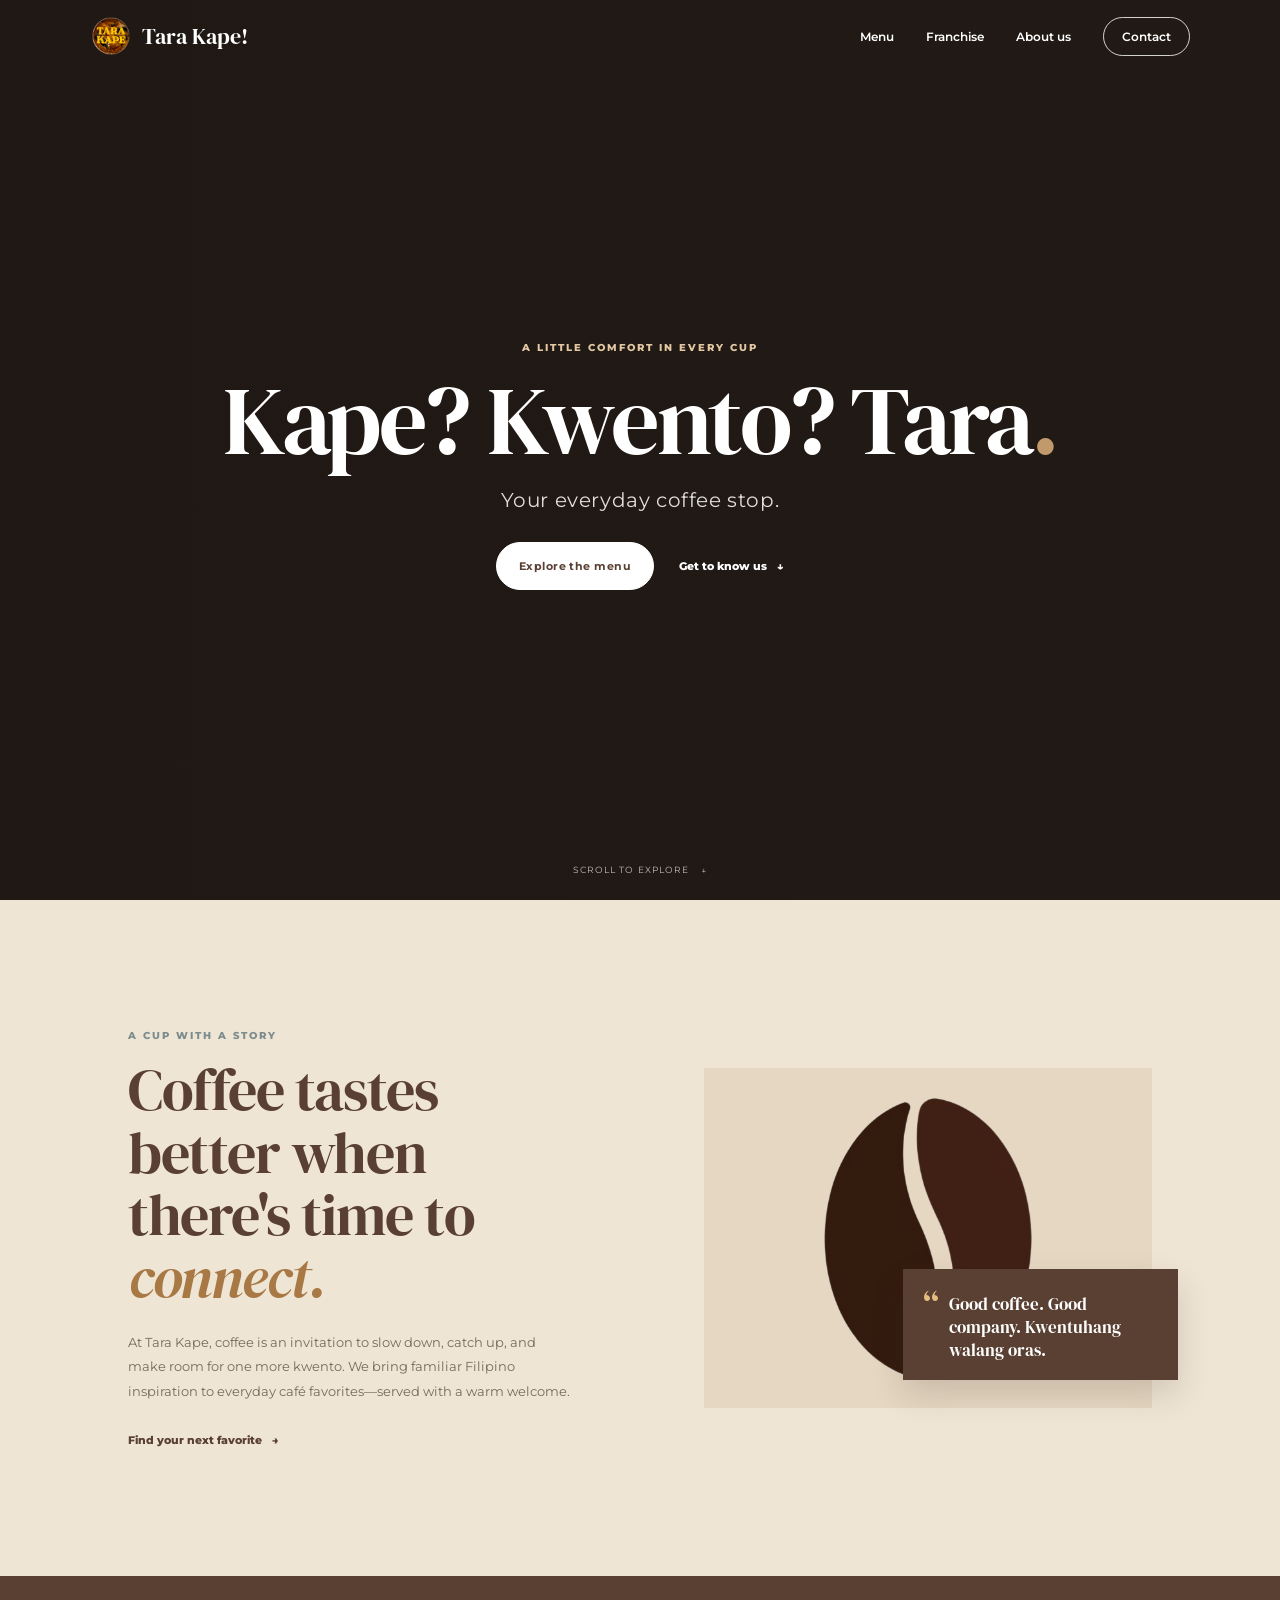
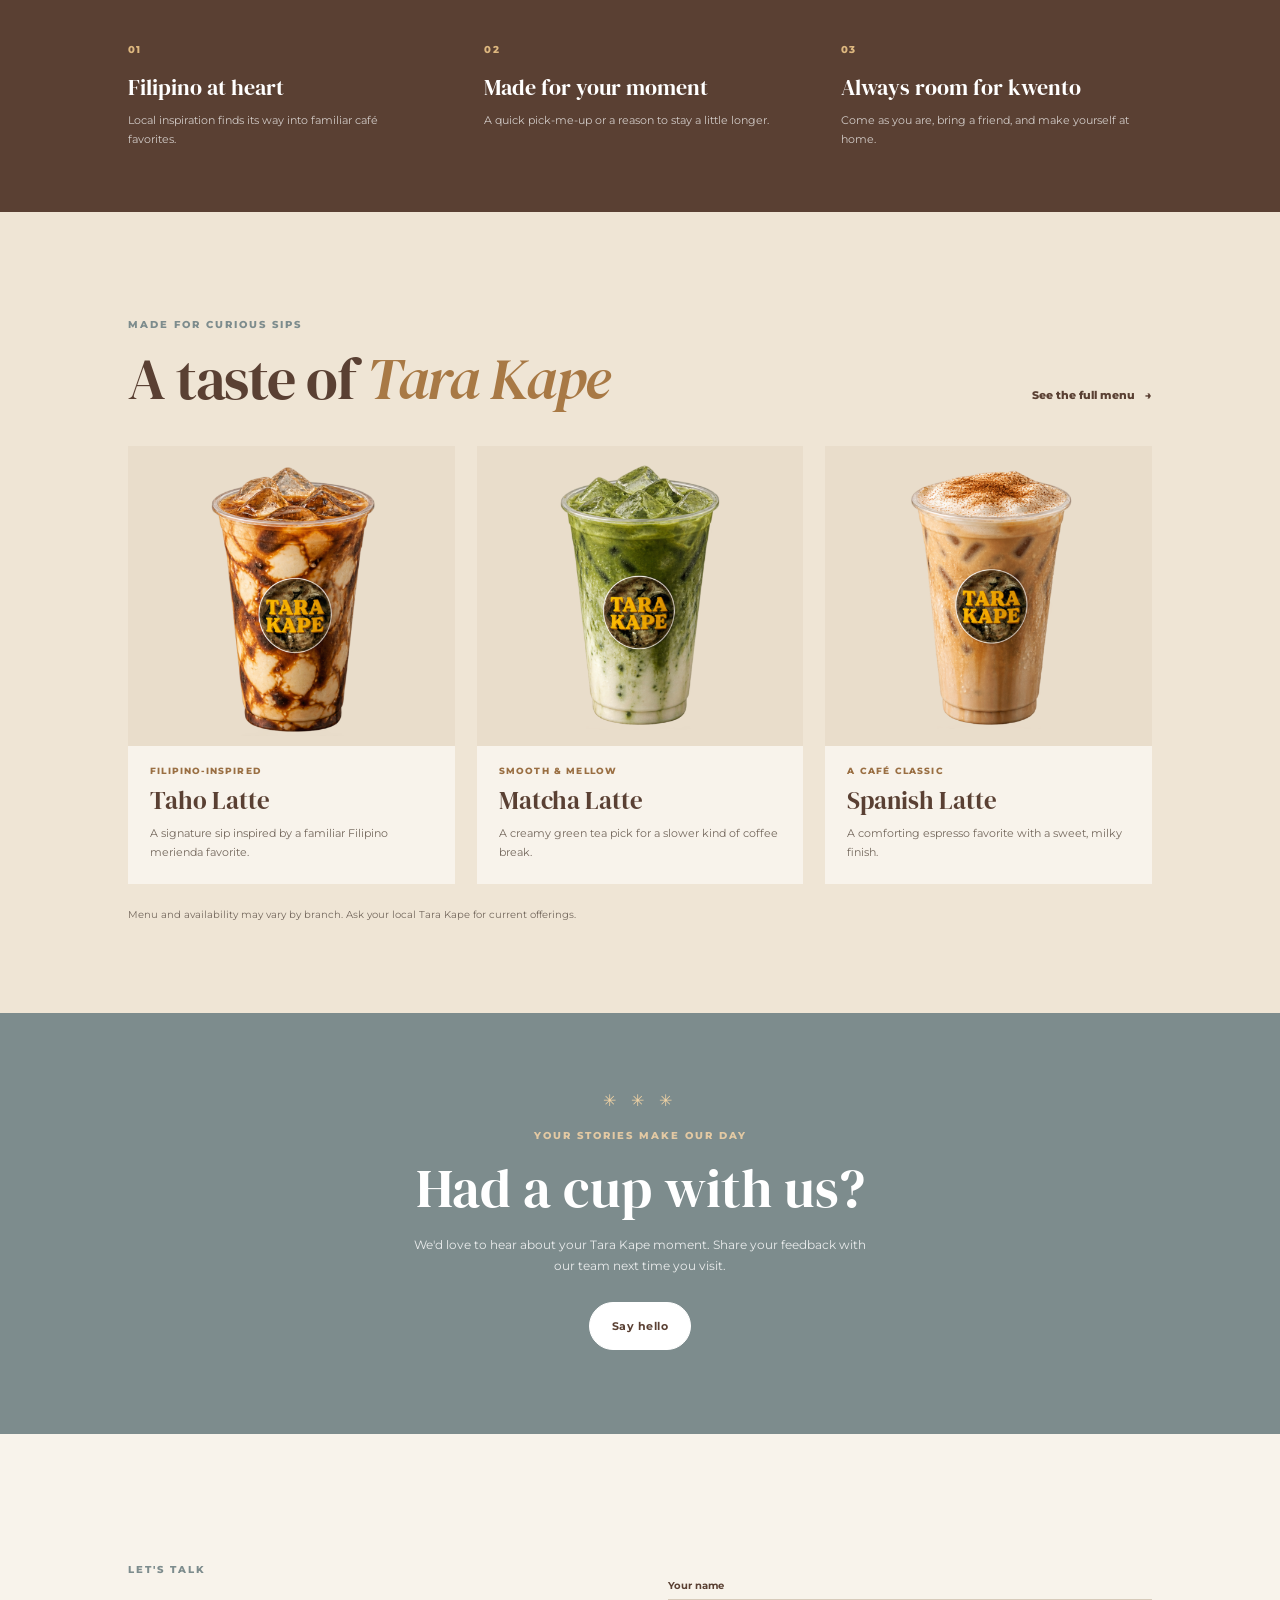
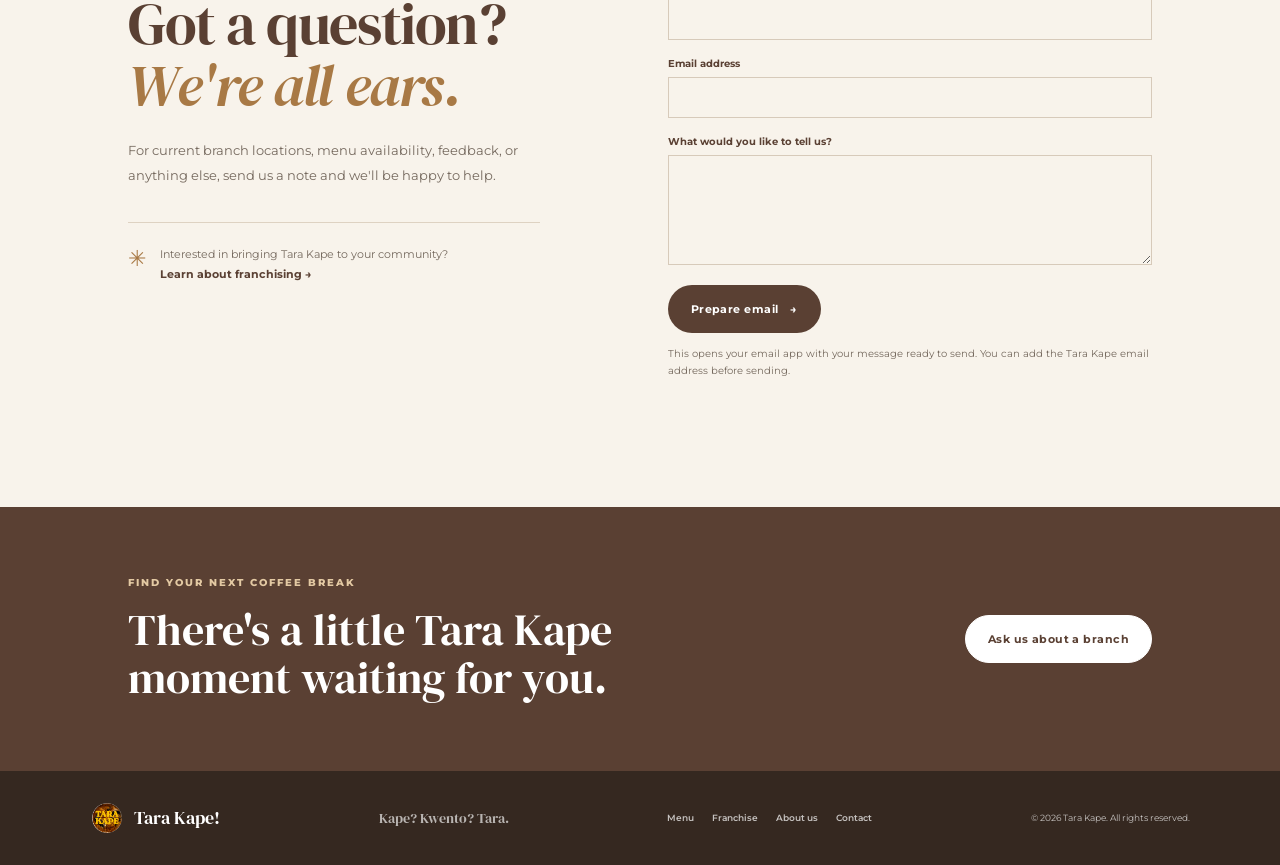
<file: index.html>
<!DOCTYPE html>
<html lang="en">
<head>
    <meta charset="UTF-8">
    <meta name="viewport" content="width=device-width, initial-scale=1.0">
    <meta name="theme-color" content="#efe5d5">
    <meta name="description" content="Meet Tara Kape, your everyday coffee stop for Filipino-inspired drinks and warm moments.">
    <title>Tara Kape! | Your everyday coffee stop</title>
    <link rel="stylesheet" href="css/style.css">
    <link rel="preconnect" href="https://fonts.googleapis.com">
    <link rel="preconnect" href="https://fonts.gstatic.com" crossorigin>
    <link href="https://fonts.googleapis.com/css2?family=DM+Serif+Display&family=Montserrat:wght@400;500;600;700;800&display=swap" rel="stylesheet">
</head>
<body>
    <header class="site-header">
        <a class="brand" href="index.html" aria-label="Tara Kape home">
            <img class="logo-image" src="assets/logo.png" alt="">
            <span>Tara Kape!</span>
        </a>
        <nav class="site-nav" aria-label="Main navigation">
            <a href="menu.html">Menu</a>
            <a href="franchise.html">Franchise</a>
            <a href="#about">About us</a>
            <a class="nav-cta" href="#contact">Contact</a>
        </nav>
    </header>

    <main>
        <section class="hero" id="home">
            <video autoplay loop muted playsinline class="hero-video" aria-hidden="true">
                <source src="assets/hero-section.mp4" type="video/mp4">
            </video>
            <div class="hero-overlay"></div>
            <div class="hero-content">
                <p class="eyebrow eyebrow-light">A little comfort in every cup</p>
                <h1 class="hero-heading">Kape? Kwento? Tara<span class="hero-heading-active">.</span></h1>
                <p class="hero-subheading">Your everyday coffee stop.</p>
                <div class="button-row">
                    <a href="menu.html" class="button button-light">Explore the menu</a>
                    <a href="#about" class="text-link text-link-light">Get to know us <span aria-hidden="true">↓</span></a>
                </div>
            </div>
            <a class="scroll-cue" href="#about">Scroll to explore <span aria-hidden="true">↓</span></a>
        </section>

        <section class="section about-section" id="about">
            <div class="about-copy">
                <p class="eyebrow">A cup with a story</p>
                <h2 class="section-title">Coffee tastes better when there's time to <em>connect.</em></h2>
                <p class="body-copy">At Tara Kape, coffee is an invitation to slow down, catch up, and make room for one more kwento. We bring familiar Filipino inspiration to everyday café favorites—served with a warm welcome.</p>
                <a href="menu.html" class="text-link">Find your next favorite <span aria-hidden="true">→</span></a>
            </div>
            <div class="about-art">
                <img src="assets/coffee-bean.png" alt="Coffee beans, a simple reminder of what goes into every cup">
                <div class="about-note">
                    <span class="note-mark" aria-hidden="true">“</span>
                    <p>Good coffee. Good company. Kwentuhang walang oras.</p>
                </div>
            </div>
        </section>

        <section class="values-band" aria-label="What makes a Tara Kape visit">
            <article>
                <span class="value-number">01</span>
                <h3>Filipino at heart</h3>
                <p>Local inspiration finds its way into familiar café favorites.</p>
            </article>
            <article>
                <span class="value-number">02</span>
                <h3>Made for your moment</h3>
                <p>A quick pick-me-up or a reason to stay a little longer.</p>
            </article>
            <article>
                <span class="value-number">03</span>
                <h3>Always room for kwento</h3>
                <p>Come as you are, bring a friend, and make yourself at home.</p>
            </article>
        </section>

        <section class="section featured-section">
            <div class="section-heading-row">
                <div>
                    <p class="eyebrow">Made for curious sips</p>
                    <h2 class="section-title">A taste of <em>Tara Kape</em></h2>
                </div>
                <a class="text-link" href="menu.html">See the full menu <span aria-hidden="true">→</span></a>
            </div>
            <div class="featured-grid">
                <a class="featured-card" href="menu.html#signature-drinks">
                    <img src="assets/taho-latte.png" alt="Taho Latte">
                    <span class="card-kicker">Filipino-inspired</span>
                    <h3>Taho Latte</h3>
                    <p>A signature sip inspired by a familiar Filipino merienda favorite.</p>
                </a>
                <a class="featured-card" href="menu.html#signature-drinks">
                    <img src="assets/matcha-latte.png" alt="Matcha Latte">
                    <span class="card-kicker">Smooth &amp; mellow</span>
                    <h3>Matcha Latte</h3>
                    <p>A creamy green tea pick for a slower kind of coffee break.</p>
                </a>
                <a class="featured-card" href="menu.html#signature-drinks">
                    <img src="assets/spanish-latte.png" alt="Spanish Latte">
                    <span class="card-kicker">A café classic</span>
                    <h3>Spanish Latte</h3>
                    <p>A comforting espresso favorite with a sweet, milky finish.</p>
                </a>
            </div>
            <p class="menu-note">Menu and availability may vary by branch. Ask your local Tara Kape for current offerings.</p>
        </section>

        <section class="review-invite">
            <div class="review-stars" aria-hidden="true">✳ ✳ ✳</div>
            <p class="eyebrow eyebrow-light">Your stories make our day</p>
            <h2>Had a cup with us?</h2>
            <p>We'd love to hear about your Tara Kape moment. Share your feedback with our team next time you visit.</p>
            <a href="#contact" class="button button-light">Say hello</a>
        </section>

        <section class="section contact-section" id="contact">
            <div class="contact-intro">
                <p class="eyebrow">Let's talk</p>
                <h2 class="section-title">Got a question?<br><em>We're all ears.</em></h2>
                <p class="body-copy">For current branch locations, menu availability, feedback, or anything else, send us a note and we'll be happy to help.</p>
                <div class="contact-aside">
                    <span class="contact-icon" aria-hidden="true">✳</span>
                    <p>Interested in bringing Tara Kape to your community?<br><a href="franchise.html">Learn about franchising →</a></p>
                </div>
            </div>
            <form class="contact-form" id="contact-form">
                <label for="contact-name">Your name</label>
                <input id="contact-name" name="name" type="text" autocomplete="name" required>
                <label for="contact-email">Email address</label>
                <input id="contact-email" name="email" type="email" autocomplete="email" required>
                <label for="contact-message">What would you like to tell us?</label>
                <textarea id="contact-message" name="message" rows="4" required></textarea>
                <button class="button button-dark" type="submit">Prepare email <span aria-hidden="true">→</span></button>
                <p class="form-note">This opens your email app with your message ready to send. You can add the Tara Kape email address before sending.</p>
                <p class="form-status" id="contact-status" aria-live="polite"></p>
            </form>
        </section>

        <section class="locations-strip">
            <div>
                <p class="eyebrow eyebrow-light">Find your next coffee break</p>
                <h2>There's a little Tara Kape<br>moment waiting for you.</h2>
            </div>
            <a href="#contact" class="button button-light">Ask us about a branch</a>
        </section>
    </main>

    <footer class="site-footer">
        <a class="brand footer-brand" href="index.html">
            <img class="logo-image" src="assets/logo.png" alt="">
            <span>Tara Kape!</span>
        </a>
        <p>Kape? Kwento? Tara.</p>
        <nav class="footer-nav" aria-label="Footer navigation">
            <a href="menu.html">Menu</a>
            <a href="franchise.html">Franchise</a>
            <a href="#about">About us</a>
            <a href="#contact">Contact</a>
        </nav>
        <small>© <span id="current-year">2026</span> Tara Kape. All rights reserved.</small>
    </footer>
    <script src="js/script.js" defer></script>
</body>
</html>
</file>
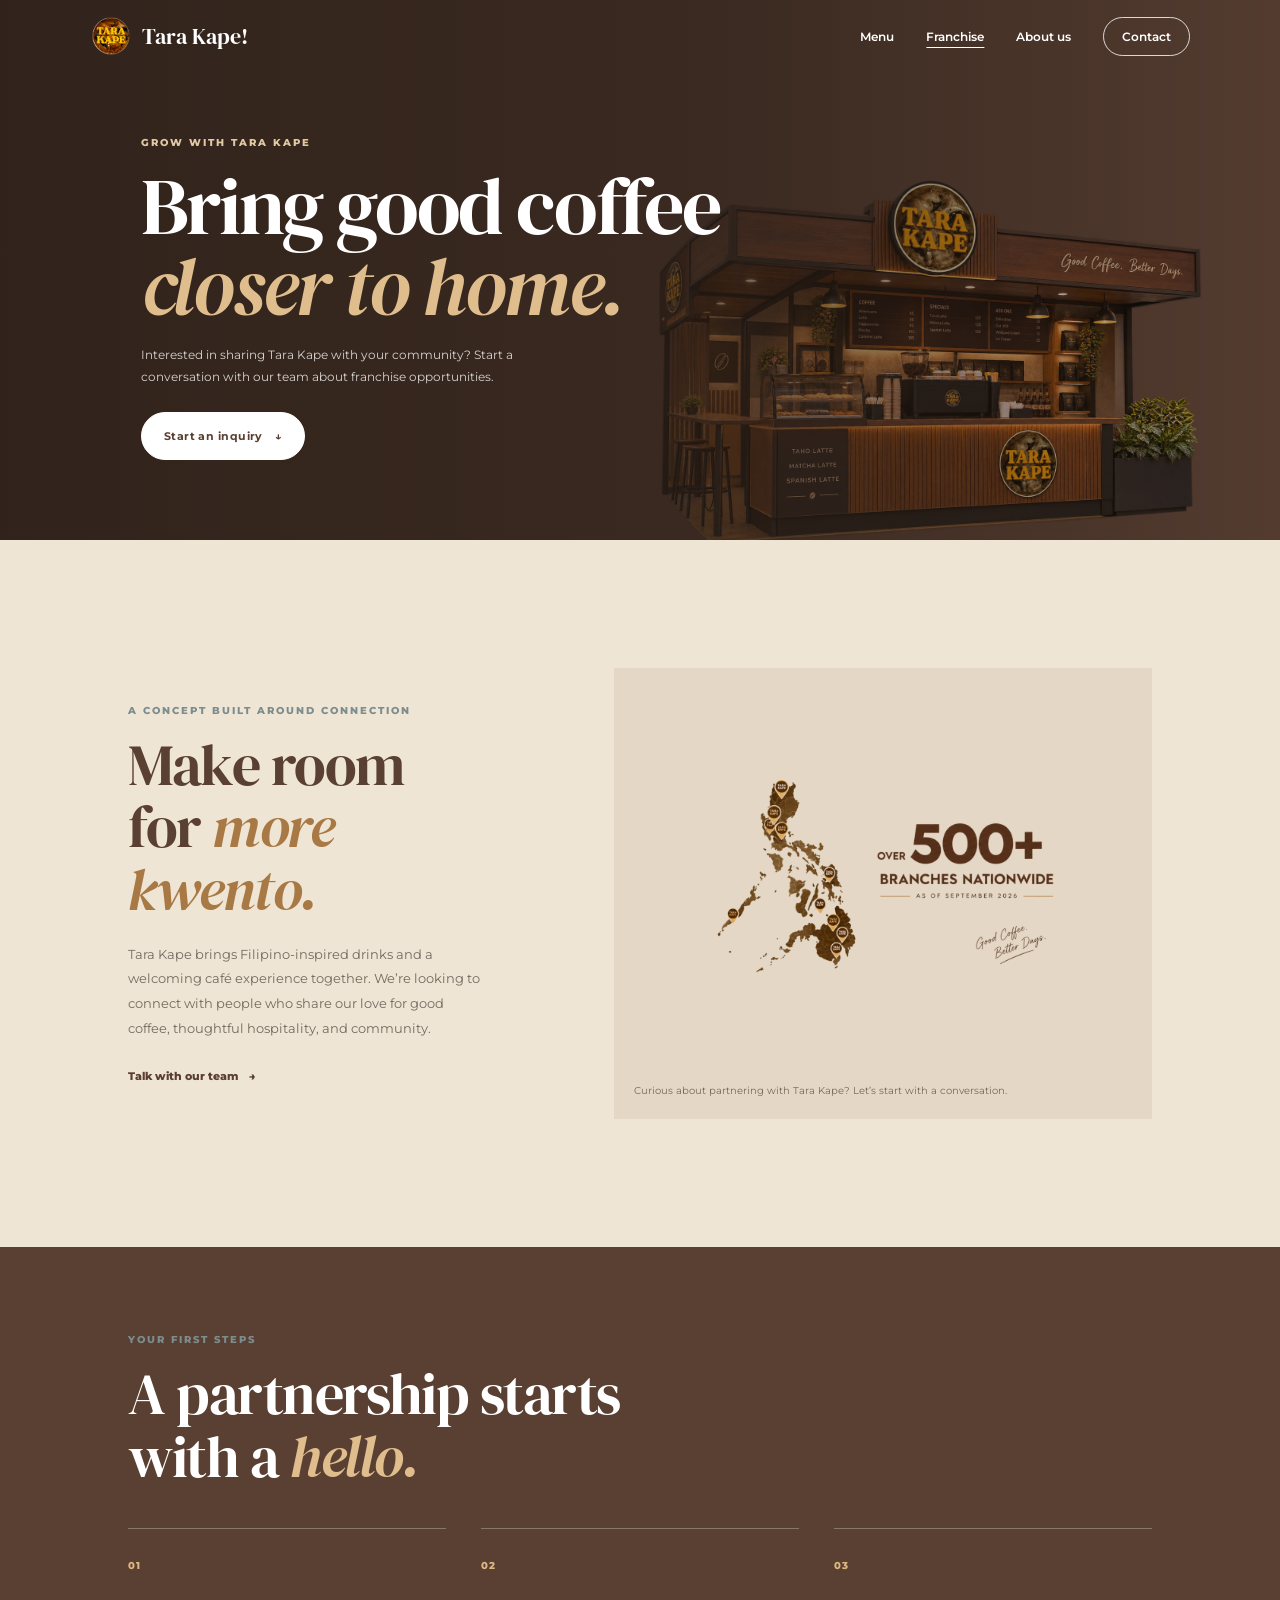
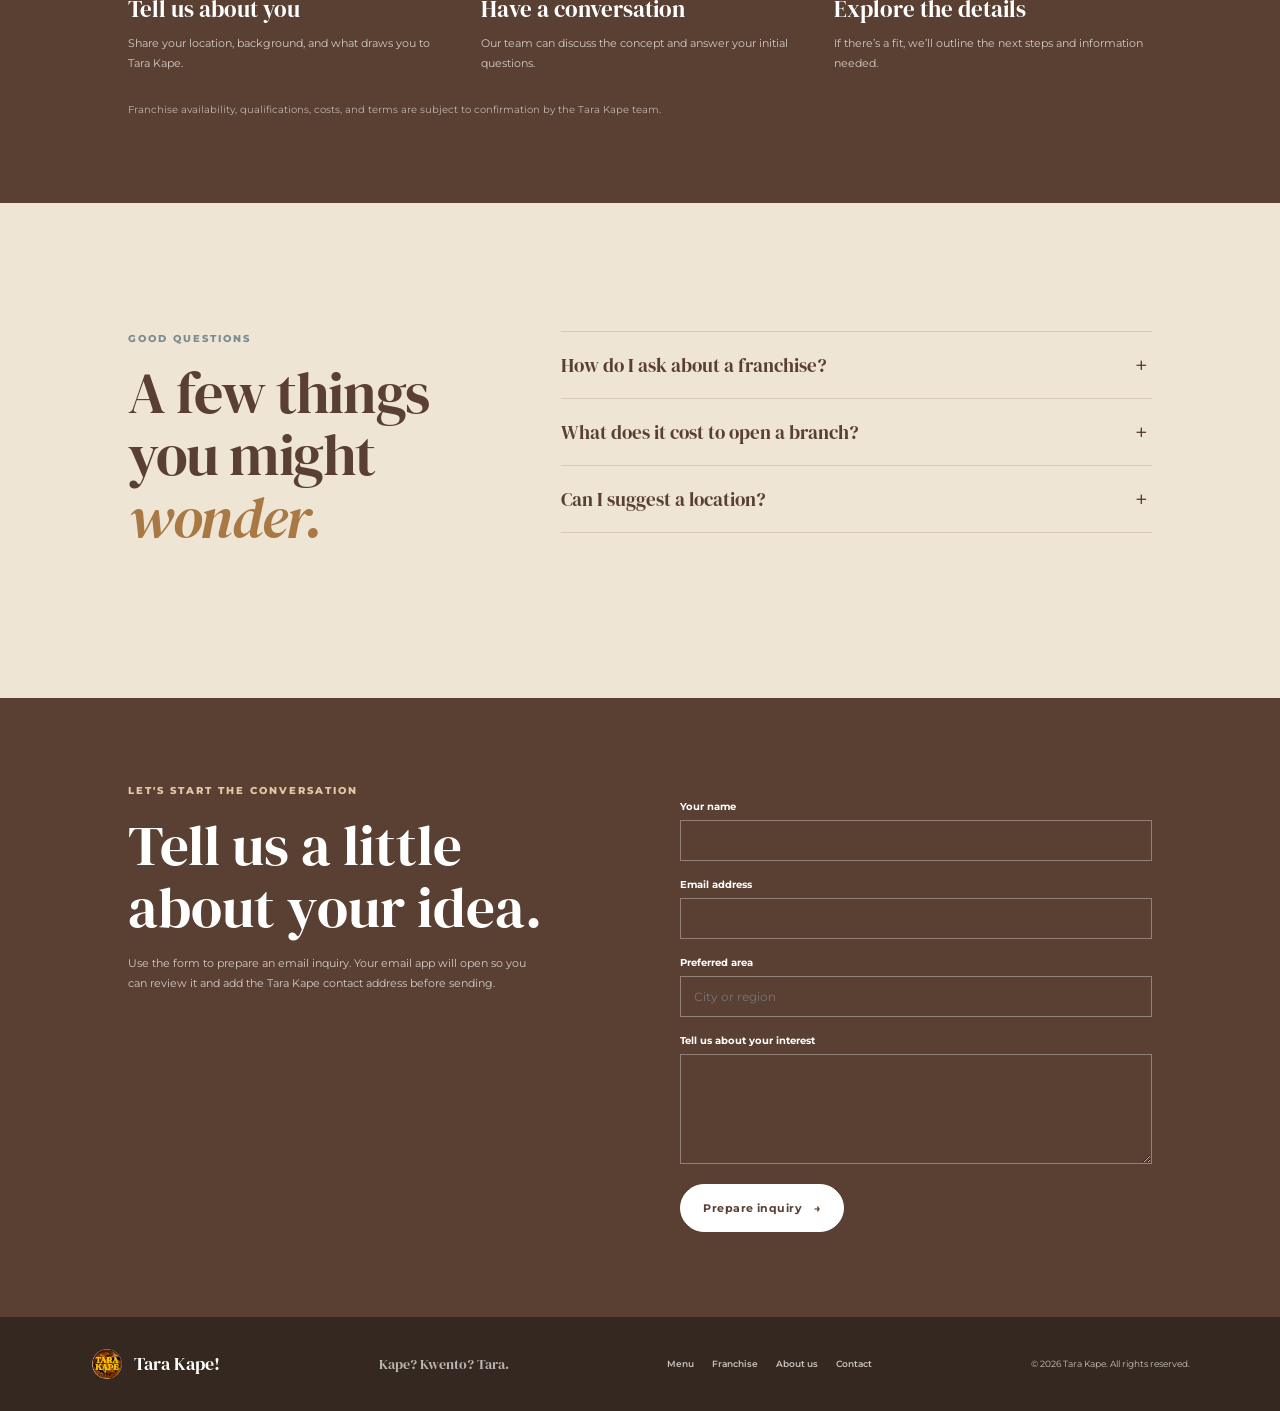
<file: franchise.html>
<!DOCTYPE html>
<html lang="en">
<head>
    <meta charset="UTF-8">
    <meta name="viewport" content="width=device-width, initial-scale=1.0">
    <meta name="theme-color" content="#efe5d5">
    <meta name="description" content="Learn about partnering with Tara Kape and submit a franchise inquiry.">
    <title>Franchise | Tara Kape!</title>
    <link rel="stylesheet" href="css/style.css">
    <link rel="preconnect" href="https://fonts.googleapis.com">
    <link rel="preconnect" href="https://fonts.gstatic.com" crossorigin>
    <link href="https://fonts.googleapis.com/css2?family=DM+Serif+Display&family=Montserrat:wght@400;500;600;700;800&display=swap" rel="stylesheet">
</head>
<body>
    <header class="site-header">
        <a class="brand" href="index.html" aria-label="Tara Kape home">
            <img class="logo-image" src="assets/logo.png" alt="">
            <span>Tara Kape!</span>
        </a>
        <nav class="site-nav" aria-label="Main navigation">
            <a href="menu.html">Menu</a>
            <a class="current-page" href="franchise.html" aria-current="page">Franchise</a>
            <a href="index.html#about">About us</a>
            <a class="nav-cta" href="index.html#contact">Contact</a>
        </nav>
    </header>
    <main>
        <section class="inner-hero franchise-hero">
            <div class="inner-hero-content">
                <p class="eyebrow eyebrow-light">Grow with Tara Kape</p>
                <h1>Bring good coffee<br><em>closer to home.</em></h1>
                <p>Interested in sharing Tara Kape with your community? Start a conversation with our team about franchise opportunities.</p>
                <a href="#inquiry" class="button button-light">Start an inquiry <span aria-hidden="true">↓</span></a>
            </div>
            <img class="franchise-hero-image" src="assets/tara-kape-branch.png" alt="Tara Kape branch">
        </section>

        <section class="franchise-story section">
            <div class="franchise-story-copy">
                <p class="eyebrow">A concept built around connection</p>
                <h2 class="section-title">Make room for <em>more kwento.</em></h2>
                <p class="body-copy">Tara Kape brings Filipino-inspired drinks and a welcoming café experience together. We’re looking to connect with people who share our love for good coffee, thoughtful hospitality, and community.</p>
                <a class="text-link" href="#inquiry">Talk with our team <span aria-hidden="true">→</span></a>
            </div>
            <figure class="franchise-visual">
                <img src="assets/franchise-data.png" alt="Tara Kape franchise information graphic">
                <figcaption>Curious about partnering with Tara Kape? Let’s start with a conversation.</figcaption>
            </figure>
        </section>

        <section class="franchise-steps">
            <div class="steps-heading">
                <p class="eyebrow">Your first steps</p>
                <h2 class="section-title">A partnership starts<br>with a <em>hello.</em></h2>
            </div>
            <div class="steps-grid">
                <article><span>01</span><h3>Tell us about you</h3><p>Share your location, background, and what draws you to Tara Kape.</p></article>
                <article><span>02</span><h3>Have a conversation</h3><p>Our team can discuss the concept and answer your initial questions.</p></article>
                <article><span>03</span><h3>Explore the details</h3><p>If there’s a fit, we’ll outline the next steps and information needed.</p></article>
            </div>
            <p class="menu-note">Franchise availability, qualifications, costs, and terms are subject to confirmation by the Tara Kape team.</p>
        </section>

        <section class="section faq-section">
            <div>
                <p class="eyebrow">Good questions</p>
                <h2 class="section-title">A few things<br>you might <em>wonder.</em></h2>
            </div>
            <div class="faq-list">
                <details>
                    <summary>How do I ask about a franchise?</summary>
                    <p>Send us an inquiry with your name, preferred area, and a little about your plans. Our team can follow up with current information.</p>
                </details>
                <details>
                    <summary>What does it cost to open a branch?</summary>
                    <p>Costs and requirements depend on current franchise terms. Please contact the Tara Kape team for accurate, up-to-date details.</p>
                </details>
                <details>
                    <summary>Can I suggest a location?</summary>
                    <p>Absolutely. Include the city or area you're considering in your inquiry so the team can review it with you.</p>
                </details>
            </div>
        </section>

        <section class="franchise-inquiry" id="inquiry">
            <div>
                <p class="eyebrow eyebrow-light">Let's start the conversation</p>
                <h2>Tell us a little<br>about your idea.</h2>
                <p>Use the form to prepare an email inquiry. Your email app will open so you can review it and add the Tara Kape contact address before sending.</p>
            </div>
            <form class="contact-form inquiry-form" id="franchise-form">
                <label for="franchise-name">Your name</label>
                <input id="franchise-name" name="name" type="text" autocomplete="name" required>
                <label for="franchise-email">Email address</label>
                <input id="franchise-email" name="email" type="email" autocomplete="email" required>
                <label for="franchise-location">Preferred area</label>
                <input id="franchise-location" name="location" type="text" placeholder="City or region" required>
                <label for="franchise-message">Tell us about your interest</label>
                <textarea id="franchise-message" name="message" rows="4" required></textarea>
                <button class="button button-light" type="submit">Prepare inquiry <span aria-hidden="true">→</span></button>
                <p class="form-status" id="franchise-status" aria-live="polite"></p>
            </form>
        </section>
    </main>
    <footer class="site-footer">
        <a class="brand footer-brand" href="index.html"><img class="logo-image" src="assets/logo.png" alt=""><span>Tara Kape!</span></a>
        <p>Kape? Kwento? Tara.</p>
        <nav class="footer-nav" aria-label="Footer navigation"><a href="menu.html">Menu</a><a href="franchise.html">Franchise</a><a href="index.html#about">About us</a><a href="index.html#contact">Contact</a></nav>
        <small>© <span id="current-year">2026</span> Tara Kape. All rights reserved.</small>
    </footer>
    <script src="js/script.js" defer></script>
</body>
</html>
</file>
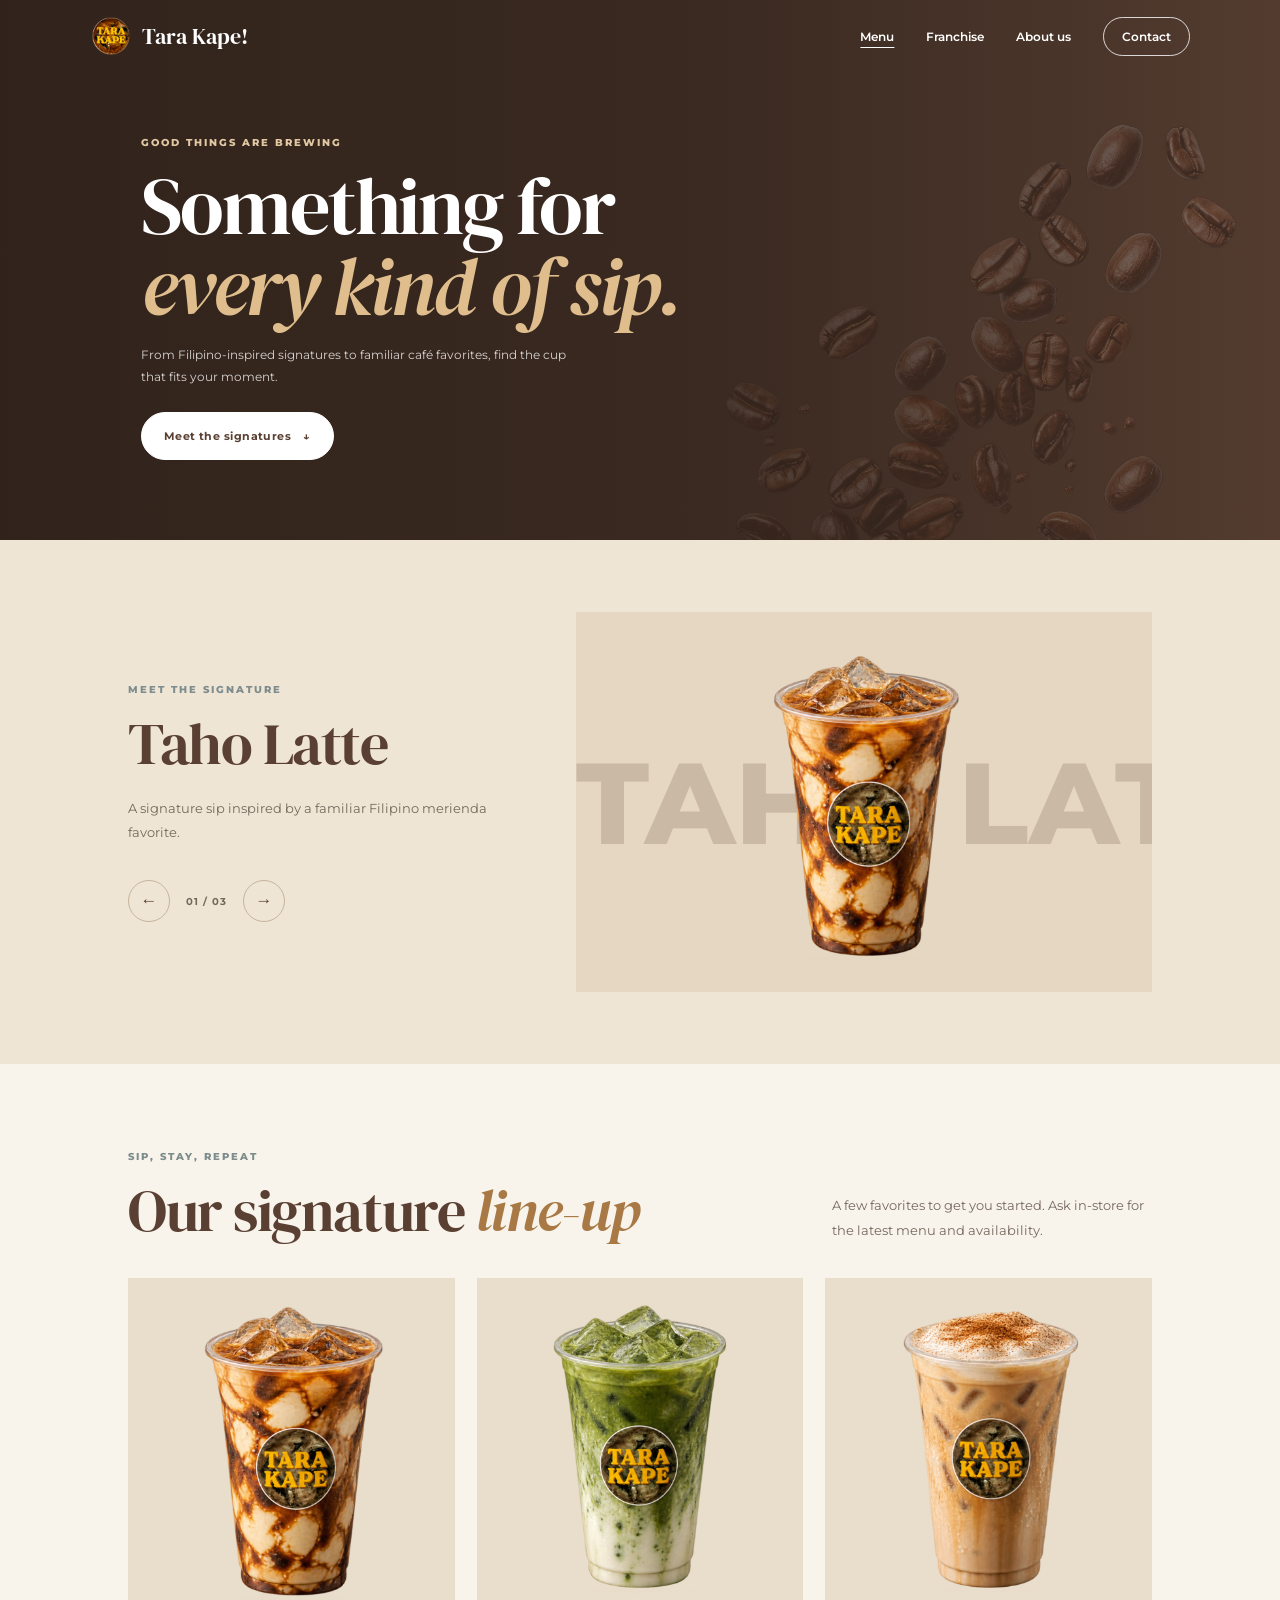
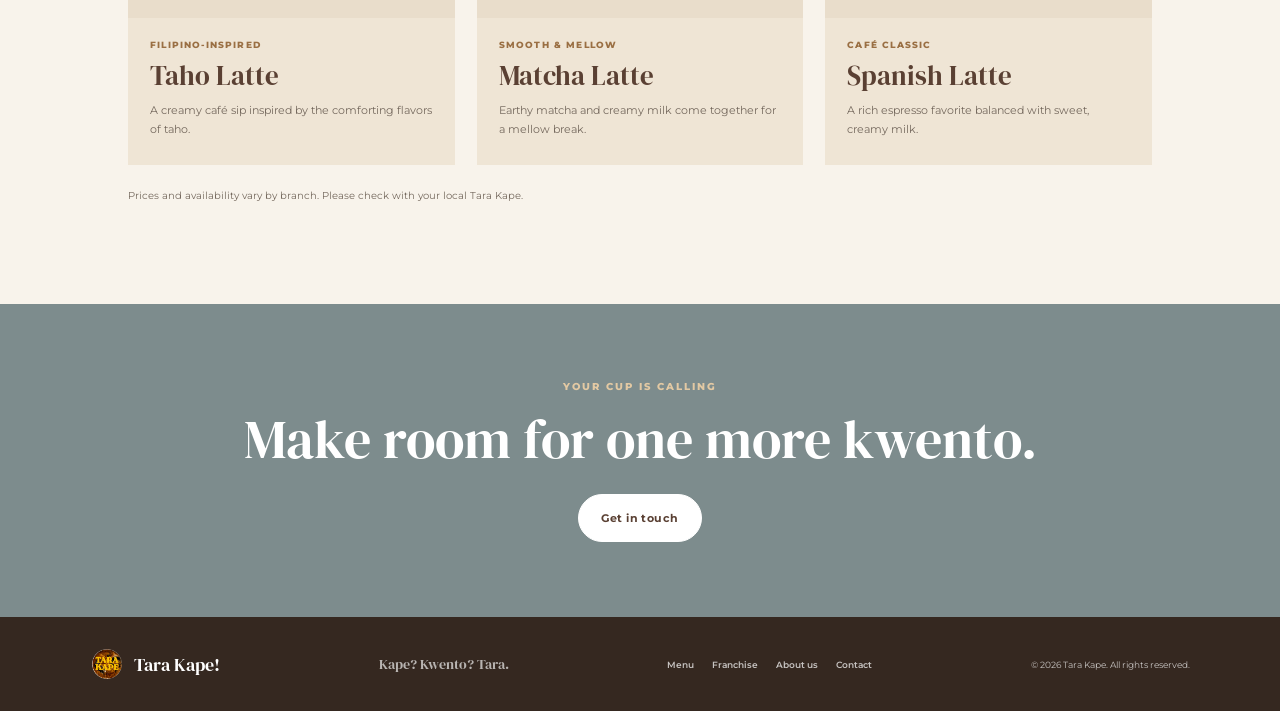
<file: menu.html>
<!DOCTYPE html>
<html lang="en">
<head>
    <meta charset="UTF-8">
    <meta name="viewport" content="width=device-width, initial-scale=1.0">
    <meta name="theme-color" content="#efe5d5">
    <meta name="description" content="Explore signature drinks and café favorites from Tara Kape.">
    <title>Menu | Tara Kape!</title>
    <link rel="stylesheet" href="css/style.css">
    <link rel="preconnect" href="https://fonts.googleapis.com">
    <link rel="preconnect" href="https://fonts.gstatic.com" crossorigin>
    <link href="https://fonts.googleapis.com/css2?family=DM+Serif+Display&family=Montserrat:wght@400;500;600;700;800&display=swap" rel="stylesheet">
</head>
<body>
    <header class="site-header">
        <a class="brand" href="index.html" aria-label="Tara Kape home">
            <img class="logo-image" src="assets/logo.png" alt="">
            <span>Tara Kape!</span>
        </a>
        <nav class="site-nav" aria-label="Main navigation">
            <a class="current-page" href="menu.html" aria-current="page">Menu</a>
            <a href="franchise.html">Franchise</a>
            <a href="index.html#about">About us</a>
            <a class="nav-cta" href="index.html#contact">Contact</a>
        </nav>
    </header>
    <main>
        <section class="inner-hero menu-hero">
            <div class="inner-hero-content">
                <p class="eyebrow eyebrow-light">Good things are brewing</p>
                <h1>Something for<br><em>every kind of sip.</em></h1>
                <p>From Filipino-inspired signatures to familiar café favorites, find the cup that fits your moment.</p>
                <a href="#signature-drinks" class="button button-light">Meet the signatures <span aria-hidden="true">↓</span></a>
            </div>
            <img class="inner-hero-beans" src="assets/coffee-bean-design.png" alt="">
        </section>

        <section class="menu-feature" id="signature-drinks">
            <div class="menu-feature-copy">
                <p class="eyebrow">Meet the signature</p>
                <h2 class="section-title" id="drink-name">Taho Latte</h2>
                <p class="body-copy" id="drink-description">A signature sip inspired by a familiar Filipino merienda favorite.</p>
                <div class="carousel-controls" aria-label="Choose a signature drink">
                    <button class="carousel-button" id="btn-pan-lt" type="button" aria-label="Previous drink">←</button>
                    <span class="carousel-count" id="drink-count" aria-live="polite">01 / 03</span>
                    <button class="carousel-button" id="btn-pan-rt" type="button" aria-label="Next drink">→</button>
                </div>
            </div>
            <div class="menu-feature-art">
                <div class="marquee-banner" aria-hidden="true"><div class="marquee-track"><span class="marquee-text">TAHO LATTE · TAHO LATTE · TAHO LATTE ·&nbsp;</span><span class="marquee-text">TAHO LATTE · TAHO LATTE · TAHO LATTE ·&nbsp;</span></div></div>
                <img id="product-image" src="assets/taho-latte.png" alt="Taho Latte">
            </div>
        </section>

        <section class="section menu-list-section">
            <div class="section-heading-row">
                <div>
                    <p class="eyebrow">Sip, stay, repeat</p>
                    <h2 class="section-title">Our signature <em>line-up</em></h2>
                </div>
                <p class="body-copy menu-intro">A few favorites to get you started. Ask in-store for the latest menu and availability.</p>
            </div>
            <div class="menu-card-grid">
                <article class="menu-card">
                    <img src="assets/taho-latte.png" alt="Taho Latte in a cup">
                    <div><span class="card-kicker">Filipino-inspired</span><h3>Taho Latte</h3><p>A creamy café sip inspired by the comforting flavors of taho.</p></div>
                </article>
                <article class="menu-card">
                    <img src="assets/matcha-latte.png" alt="Matcha Latte in a cup">
                    <div><span class="card-kicker">Smooth &amp; mellow</span><h3>Matcha Latte</h3><p>Earthy matcha and creamy milk come together for a mellow break.</p></div>
                </article>
                <article class="menu-card">
                    <img src="assets/spanish-latte.png" alt="Spanish Latte in a cup">
                    <div><span class="card-kicker">Café classic</span><h3>Spanish Latte</h3><p>A rich espresso favorite balanced with sweet, creamy milk.</p></div>
                </article>
            </div>
            <p class="menu-note">Prices and availability vary by branch. Please check with your local Tara Kape.</p>
        </section>
        <section class="menu-bottom-cta">
            <p class="eyebrow eyebrow-light">Your cup is calling</p>
            <h2>Make room for one more kwento.</h2>
            <a href="index.html#contact" class="button button-light">Get in touch</a>
        </section>
    </main>
    <footer class="site-footer">
        <a class="brand footer-brand" href="index.html"><img class="logo-image" src="assets/logo.png" alt=""><span>Tara Kape!</span></a>
        <p>Kape? Kwento? Tara.</p>
        <nav class="footer-nav" aria-label="Footer navigation"><a href="menu.html">Menu</a><a href="franchise.html">Franchise</a><a href="index.html#about">About us</a><a href="index.html#contact">Contact</a></nav>
        <small>© <span id="current-year">2026</span> Tara Kape. All rights reserved.</small>
    </footer>
    <script src="js/script.js" defer></script>
</body>
</html>
</file>
<file: css/style.css>
:root {
    --bg-color: #efe5d5;
    --paper-color: #f8f3eb;
    --primary-color: #5a4033;
    --secondary-color: #7d8c8d;
    --accent-color: #c19a6b;
    --text-color: #292522;
    --muted-color: #75695e;
    --serif: "DM Serif Display", Georgia, serif;
    --sans: "Montserrat", Arial, sans-serif;
}

* {
    box-sizing: border-box;
}

html {
    scroll-behavior: smooth;
    scroll-padding-top: 88px;
}

body {
    margin: 0;
    overflow-x: hidden;
    background: var(--bg-color);
    color: var(--text-color);
    font-family: var(--sans);
    -webkit-font-smoothing: antialiased;
}

img {
    display: block;
    max-width: 100%;
}

a {
    color: inherit;
}

.site-header {
    position: absolute;
    z-index: 10;
    top: 0;
    left: 0;
    display: flex;
    width: 100%;
    align-items: center;
    justify-content: space-between;
    padding: 15px clamp(22px, 7vw, 100px);
    color: white;
}

.brand {
    display: inline-flex;
    align-items: center;
    gap: 10px;
    color: inherit;
    font-family: var(--serif);
    font-size: 22px;
    text-decoration: none;
}

.logo-image {
    width: 42px;
    height: 42px;
    border-radius: 50%;
    object-fit: cover;
}

.site-nav,
.footer-nav {
    display: flex;
    align-items: center;
    gap: clamp(12px, 2.5vw, 34px);
}

.site-nav a,
.footer-nav a {
    color: inherit;
    font-size: 12px;
    font-weight: 600;
    text-decoration: none;
    transition: opacity 160ms ease, background-color 160ms ease, color 160ms ease;
}

.site-nav a:hover,
.footer-nav a:hover {
    opacity: .72;
}

.site-nav .nav-cta {
    padding: 11px 18px;
    border: 1px solid rgba(255,255,255,.8);
    border-radius: 30px;
}

.site-nav .nav-cta:hover {
    background: white;
    color: var(--primary-color);
    opacity: 1;
}

.site-nav .current-page {
    text-decoration: underline;
    text-underline-offset: 6px;
}

.hero {
    position: relative;
    display: grid;
    min-height: min(780px, 100svh);
    min-height: max(620px, 100svh);
    place-items: center;
    overflow: hidden;
    background: #30241e;
    color: white;
    text-align: center;
}

.hero-video,
.hero-overlay {
    position: absolute;
    inset: 0;
    width: 100%;
    height: 100%;
}

.hero-video {
    object-fit: cover;
    object-position: center;
}

.hero-overlay {
    background: linear-gradient(90deg, rgba(26,20,16,.62), rgba(26,20,16,.45)), rgba(0,0,0,.18);
}

.hero-content {
    position: relative;
    z-index: 1;
    display: flex;
    max-width: 1050px;
    flex-direction: column;
    align-items: center;
    padding: 120px 24px 90px;
}

.eyebrow {
    margin: 0 0 16px;
    color: var(--secondary-color);
    font-size: 10px;
    font-weight: 800;
    letter-spacing: .2em;
    line-height: 1.5;
    text-transform: uppercase;
}

.eyebrow-light {
    color: #e3c9a3;
}

.hero-heading {
    margin: 0;
    font-family: var(--serif);
    font-size: clamp(48px, 8.2vw, 96px);
    font-weight: 400;
    letter-spacing: -.035em;
    line-height: 1.04;
}

.hero-heading-active {
    color: var(--accent-color);
}

.hero-subheading {
    margin: 17px 0 30px;
    color: rgba(255,255,255,.86);
    font-size: clamp(15px, 2vw, 20px);
    letter-spacing: .03em;
}

.button-row {
    display: flex;
    align-items: center;
    justify-content: center;
    gap: 25px;
}

.button {
    display: inline-flex;
    min-height: 48px;
    align-items: center;
    justify-content: center;
    gap: 12px;
    padding: 13px 22px;
    border: 1px solid transparent;
    border-radius: 40px;
    cursor: pointer;
    font: 700 11px var(--sans);
    letter-spacing: .04em;
    text-decoration: none;
    transition: transform 180ms ease, background-color 180ms ease, color 180ms ease;
}

.button:hover {
    transform: translateY(-2px);
}

.button-light {
    border-color: white;
    background: white;
    color: var(--primary-color);
}

.button-light:hover {
    background: transparent;
    color: white;
}

.button-dark {
    background: var(--primary-color);
    color: white;
}

.button-dark:hover {
    background: #38291f;
}

.text-link {
    display: inline-flex;
    align-items: center;
    gap: 10px;
    color: var(--primary-color);
    font-size: 11px;
    font-weight: 800;
    text-decoration: none;
}

.text-link:hover {
    text-decoration: underline;
    text-underline-offset: 4px;
}

.text-link-light {
    color: white;
}

.scroll-cue {
    position: absolute;
    bottom: 25px;
    display: flex;
    align-items: center;
    gap: 12px;
    color: rgba(255,255,255,.72);
    font-size: 9px;
    letter-spacing: .12em;
    text-decoration: none;
    text-transform: uppercase;
}

.section {
    padding: clamp(72px, 10vw, 140px) clamp(24px, 10vw, 150px);
}

.about-section {
    display: grid;
    min-height: 560px;
    grid-template-columns: 1fr 1fr;
    align-items: center;
    gap: clamp(50px, 10vw, 150px);
}

.about-copy {
    max-width: 520px;
}

.section-title {
    margin: 0 0 20px;
    color: var(--primary-color);
    font-family: var(--serif);
    font-size: clamp(36px, 5vw, 58px);
    font-weight: 400;
    letter-spacing: -.025em;
    line-height: 1.08;
}

.section-title em,
.inner-hero h1 em {
    color: #a87945;
    font-weight: 400;
}

.body-copy {
    max-width: 540px;
    margin: 0 0 25px;
    color: var(--muted-color);
    font-size: 13px;
    line-height: 1.9;
}

.about-art {
    position: relative;
    display: grid;
    min-height: 340px;
    place-items: center;
    background: #e5d7c2;
}

.about-art > img {
    width: min(72%, 360px);
    mix-blend-mode: multiply;
}

.about-note {
    position: absolute;
    right: -26px;
    bottom: 28px;
    display: flex;
    width: min(275px, 75%);
    align-items: flex-start;
    gap: 10px;
    padding: 18px 20px;
    background: var(--primary-color);
    color: white;
    box-shadow: 0 14px 30px rgba(58,41,30,.16);
}

.about-note p {
    margin: 6px 0 0;
    font-family: var(--serif);
    font-size: 17px;
    line-height: 1.35;
}

.note-mark {
    color: #e4bd81;
    font-family: var(--serif);
    font-size: 38px;
    line-height: 1;
}

.values-band {
    display: grid;
    grid-template-columns: repeat(3, 1fr);
    gap: 45px;
    padding: 62px clamp(24px, 10vw, 150px);
    background: var(--primary-color);
    color: white;
}

.values-band article {
    max-width: 300px;
}

.value-number,
.steps-grid article > span {
    color: #ddb77f;
    font-size: 10px;
    font-weight: 800;
    letter-spacing: .12em;
}

.values-band h3 {
    margin: 15px 0 9px;
    font-family: var(--serif);
    font-size: 22px;
    font-weight: 400;
}

.values-band p,
.steps-grid p {
    margin: 0;
    color: rgba(255,255,255,.72);
    font-size: 11px;
    line-height: 1.8;
}

.featured-section {
    padding-top: 105px;
    padding-bottom: 90px;
}

.section-heading-row {
    display: flex;
    align-items: end;
    justify-content: space-between;
    gap: 30px;
    margin-bottom: 35px;
}

.section-heading-row .section-title {
    margin-bottom: 0;
}

.section-heading-row > .text-link {
    margin-bottom: 9px;
}

.featured-grid,
.menu-card-grid {
    display: grid;
    grid-template-columns: repeat(3, 1fr);
    gap: 22px;
}

.featured-card {
    display: block;
    padding-bottom: 22px;
    background: var(--paper-color);
    color: inherit;
    text-decoration: none;
    transition: transform 180ms ease, box-shadow 180ms ease;
}

.featured-card:hover {
    transform: translateY(-4px);
    box-shadow: 0 18px 30px rgba(58,41,30,.09);
}

.featured-card img {
    width: 100%;
    height: clamp(190px, 25vw, 300px);
    object-fit: contain;
    background: #e9ddcb;
}

.card-kicker {
    display: block;
    margin: 19px 22px 7px;
    color: #9a6f43;
    font-size: 9px;
    font-weight: 800;
    letter-spacing: .13em;
    text-transform: uppercase;
}

.featured-card h3,
.menu-card h3 {
    margin: 0 22px 7px;
    color: var(--primary-color);
    font-family: var(--serif);
    font-size: 25px;
    font-weight: 400;
}

.featured-card p,
.menu-card p {
    margin: 0 22px;
    color: var(--muted-color);
    font-size: 11px;
    line-height: 1.75;
}

.menu-note {
    margin: 22px 0 0;
    color: var(--muted-color);
    font-size: 10px;
    line-height: 1.7;
}

.review-invite {
    padding: 78px 24px 84px;
    background: #7d8c8d;
    color: white;
    text-align: center;
}

.review-stars {
    margin-bottom: 18px;
    color: #f0d2a4;
    letter-spacing: .35em;
}

.review-invite h2,
.locations-strip h2,
.menu-bottom-cta h2,
.franchise-inquiry h2 {
    margin: 0 0 15px;
    font-family: var(--serif);
    font-size: clamp(34px, 5vw, 54px);
    font-weight: 400;
    line-height: 1.1;
}

.review-invite > p:not(.eyebrow) {
    max-width: 470px;
    margin: 0 auto 25px;
    color: rgba(255,255,255,.84);
    font-size: 12px;
    line-height: 1.8;
}

.contact-section {
    display: grid;
    grid-template-columns: .85fr 1fr;
    align-items: start;
    gap: clamp(50px, 10vw, 150px);
    background: var(--paper-color);
}

.contact-aside {
    display: flex;
    align-items: flex-start;
    gap: 14px;
    margin-top: 35px;
    padding-top: 22px;
    border-top: 1px solid #ded2c2;
}

.contact-icon {
    color: #a87945;
    font-size: 22px;
}

.contact-aside p {
    margin: 0;
    color: var(--muted-color);
    font-size: 11px;
    line-height: 1.8;
}

.contact-aside a {
    color: var(--primary-color);
    font-weight: 700;
    text-decoration: none;
}

.contact-form {
    display: flex;
    flex-direction: column;
    align-items: stretch;
}

.contact-form label {
    margin: 17px 0 7px;
    color: var(--primary-color);
    font-size: 10px;
    font-weight: 700;
}

.contact-form input,
.contact-form textarea {
    width: 100%;
    padding: 12px 13px;
    border: 1px solid #d7caba;
    border-radius: 0;
    outline: none;
    background: transparent;
    color: var(--text-color);
    font: 12px var(--sans);
}

.contact-form input:focus,
.contact-form textarea:focus {
    border-color: var(--primary-color);
    box-shadow: 0 0 0 2px rgba(90,64,51,.1);
}

.contact-form textarea {
    min-height: 110px;
    resize: vertical;
}

.contact-form .button {
    align-self: flex-start;
    margin-top: 20px;
}

.form-note,
.form-status {
    margin: 12px 0 0;
    color: var(--muted-color);
    font-size: 10px;
    line-height: 1.7;
}

.form-status:empty {
    display: none;
}

.locations-strip {
    display: flex;
    align-items: center;
    justify-content: space-between;
    gap: 30px;
    padding: 68px clamp(24px, 10vw, 150px);
    background: var(--primary-color);
    color: white;
}

.locations-strip h2 {
    margin: 0;
    font-size: clamp(30px, 4vw, 44px);
}

.locations-strip .button {
    flex-shrink: 0;
}

.site-footer {
    display: flex;
    align-items: center;
    justify-content: space-between;
    gap: 24px;
    padding: 30px clamp(24px, 7vw, 100px);
    background: #352820;
    color: white;
}

.footer-brand {
    font-size: 18px;
}

.footer-brand .logo-image {
    width: 34px;
    height: 34px;
}

.site-footer > p {
    margin: 0;
    color: rgba(255,255,255,.65);
    font-family: var(--serif);
    font-size: 14px;
}

.footer-nav {
    gap: 18px;
}

.footer-nav a,
.site-footer small {
    color: rgba(255,255,255,.72);
    font-size: 9px;
}

.inner-hero {
    position: relative;
    display: flex;
    min-height: 540px;
    align-items: center;
    overflow: hidden;
    padding: 130px clamp(24px, 11vw, 160px) 75px;
    background: var(--primary-color);
    color: white;
}

.inner-hero::after {
    position: absolute;
    inset: 0;
    background: linear-gradient(90deg, rgba(43,31,24,.87) 0%, rgba(43,31,24,.69) 54%, rgba(43,31,24,.15) 100%);
    content: "";
}

.inner-hero-content {
    position: relative;
    z-index: 1;
    max-width: 600px;
}

.inner-hero h1 {
    margin: 0 0 18px;
    font-family: var(--serif);
    font-size: clamp(48px, 7vw, 80px);
    font-weight: 400;
    letter-spacing: -.03em;
    line-height: 1;
}

.inner-hero h1 em {
    color: #dfbd8d;
}

.inner-hero-content > p:not(.eyebrow) {
    max-width: 450px;
    margin: 0 0 25px;
    color: rgba(255,255,255,.8);
    font-size: 12px;
    line-height: 1.8;
}

.inner-hero-beans,
.franchise-hero-image {
    position: absolute;
    z-index: 0;
    right: 5%;
    bottom: -10%;
    width: min(44vw, 560px);
    max-height: 100%;
    object-fit: contain;
    opacity: .55;
}

.menu-hero .inner-hero-beans {
    right: -2%;
    bottom: -23%;
    width: min(54vw, 680px);
    opacity: .34;
}

.franchise-hero-image {
    right: 4%;
    bottom: -4%;
    width: min(48vw, 610px);
    opacity: .94;
}

.menu-feature {
    display: grid;
    min-height: 510px;
    grid-template-columns: .8fr 1.2fr;
    align-items: center;
    gap: 5vw;
    padding: 72px clamp(24px, 10vw, 150px);
    overflow: hidden;
}

.menu-feature-copy {
    max-width: 380px;
}

.carousel-controls {
    display: flex;
    align-items: center;
    gap: 16px;
    margin-top: 35px;
}

.carousel-button {
    display: grid;
    width: 42px;
    height: 42px;
    place-items: center;
    border: 1px solid #c6b49d;
    border-radius: 50%;
    background: transparent;
    color: var(--primary-color);
    cursor: pointer;
    font-size: 17px;
    transition: background-color 160ms ease, color 160ms ease;
}

.carousel-button:hover {
    background: var(--primary-color);
    color: white;
}

.carousel-count {
    color: var(--muted-color);
    font-size: 10px;
    font-weight: 700;
    letter-spacing: .1em;
}

.menu-feature-art {
    position: relative;
    display: grid;
    min-height: 380px;
    place-items: center;
    overflow: hidden;
    background: #e5d7c2;
}

.menu-feature-art > img {
    position: relative;
    z-index: 1;
    width: min(70%, 390px);
    height: 340px;
    object-fit: contain;
    transition: opacity 160ms ease, transform 160ms ease;
}

.marquee-banner {
    position: absolute;
    z-index: 0;
    top: 50%;
    left: 0;
    width: 100%;
    overflow: hidden;
    transform: translateY(-50%);
}

.marquee-track {
    display: flex;
    width: max-content;
    animation: scroll-marquee 26s linear infinite;
}

.marquee-text {
    color: rgba(90,64,51,.2);
    font-size: clamp(60px, 9vw, 130px);
    font-weight: 800;
    white-space: nowrap;
}

@keyframes scroll-marquee {
    to { transform: translateX(-50%); }
}

.menu-list-section {
    padding-top: 85px;
    padding-bottom: 100px;
    background: var(--paper-color);
}

.menu-intro {
    max-width: 320px;
    margin-bottom: 0;
}

.menu-card {
    overflow: hidden;
    background: var(--bg-color);
}

.menu-card img {
    width: 100%;
    height: clamp(210px, 28vw, 340px);
    object-fit: contain;
    background: #e9ddcb;
}

.menu-card > div {
    padding: 0 0 24px;
}

.menu-card .card-kicker {
    margin-top: 21px;
}

.menu-card h3 {
    font-size: 27px;
}

.menu-card p {
    min-height: 40px;
}

.menu-bottom-cta {
    padding: 75px 24px;
    background: var(--secondary-color);
    color: white;
    text-align: center;
}

.menu-bottom-cta .button {
    margin-top: 10px;
}

.franchise-story {
    display: grid;
    grid-template-columns: .8fr 1.2fr;
    align-items: center;
    gap: clamp(50px, 10vw, 145px);
}

.franchise-story-copy {
    max-width: 460px;
}

.franchise-visual {
    margin: 0;
    padding: 20px;
    background: #e4d7c5;
}

.franchise-visual img {
    width: 100%;
    max-height: 380px;
    object-fit: contain;
}

.franchise-visual figcaption {
    padding-top: 15px;
    color: var(--muted-color);
    font-size: 10px;
    line-height: 1.6;
}

.franchise-steps {
    padding: 85px clamp(24px, 10vw, 150px);
    background: var(--primary-color);
    color: white;
}

.steps-heading {
    margin-bottom: 40px;
}

.steps-heading .section-title {
    color: white;
}

.steps-heading .section-title em {
    color: #dfbd8d;
}

.steps-grid {
    display: grid;
    grid-template-columns: repeat(3, 1fr);
    gap: 35px;
}

.steps-grid article {
    padding: 25px 0 5px;
    border-top: 1px solid rgba(255,255,255,.28);
}

.steps-grid h3 {
    margin: 20px 0 9px;
    font-family: var(--serif);
    font-size: 23px;
    font-weight: 400;
}

.franchise-steps > .menu-note {
    color: rgba(255,255,255,.6);
}

.faq-section {
    display: grid;
    grid-template-columns: .7fr 1.3fr;
    gap: clamp(50px, 9vw, 130px);
}

.faq-list details {
    border-bottom: 1px solid #d8caba;
}

.faq-list details:first-child {
    border-top: 1px solid #d8caba;
}

.faq-list summary {
    position: relative;
    padding: 20px 35px 20px 0;
    color: var(--primary-color);
    cursor: pointer;
    font-family: var(--serif);
    font-size: 19px;
    list-style: none;
}

.faq-list summary::-webkit-details-marker {
    display: none;
}

.faq-list summary::after {
    position: absolute;
    right: 4px;
    content: "+";
    font: 22px var(--sans);
}

.faq-list details[open] summary::after {
    content: "−";
}

.faq-list details p {
    max-width: 620px;
    margin: -4px 0 20px;
    color: var(--muted-color);
    font-size: 11px;
    line-height: 1.8;
}

.franchise-inquiry {
    display: grid;
    grid-template-columns: .9fr 1fr;
    gap: clamp(50px, 10vw, 150px);
    padding: 85px clamp(24px, 10vw, 150px);
    background: var(--primary-color);
    color: white;
}

.franchise-inquiry h2 {
    font-size: clamp(39px, 5vw, 57px);
}

.franchise-inquiry > div > p:not(.eyebrow) {
    max-width: 400px;
    color: rgba(255,255,255,.73);
    font-size: 11px;
    line-height: 1.8;
}

.inquiry-form label {
    color: white;
}

.inquiry-form input,
.inquiry-form textarea {
    border-color: rgba(255,255,255,.34);
    color: white;
}

.inquiry-form input:focus,
.inquiry-form textarea:focus {
    border-color: white;
    box-shadow: 0 0 0 2px rgba(255,255,255,.1);
}

.inquiry-form .button {
    background: white;
    color: var(--primary-color);
}

.inquiry-form .button:hover {
    background: transparent;
    color: white;
}

.inquiry-form .form-status {
    color: rgba(255,255,255,.78);
}

@media (max-width: 850px) {
    .site-header {
        padding-right: 24px;
        padding-left: 24px;
    }

    .site-nav {
        gap: 15px;
    }

    .site-nav a {
        font-size: 10px;
    }

    .section {
        padding-right: 7vw;
        padding-left: 7vw;
    }

    .about-section,
    .franchise-story {
        gap: 45px;
    }

    .contact-section,
    .franchise-inquiry {
        gap: 45px;
    }

    .values-band,
    .franchise-steps {
        padding-right: 7vw;
        padding-left: 7vw;
    }

    .site-footer {
        flex-wrap: wrap;
    }

    .footer-nav {
        order: 1;
        width: 100%;
        justify-content: center;
    }

    .inner-hero {
        padding-right: 7vw;
        padding-left: 7vw;
    }
}

@media (max-width: 620px) {
    html {
        scroll-padding-top: 20px;
    }

    .site-header {
        position: absolute;
        align-items: center;
        flex-direction: column;
        gap: 10px;
        padding: 12px 16px;
    }

    .brand {
        gap: 7px;
        font-size: 17px;
    }

    .logo-image {
        width: 34px;
        height: 34px;
    }

    .site-nav {
        width: 100%;
        flex-wrap: nowrap;
        justify-content: center;
        gap: clamp(9px, 3vw, 15px);
        max-width: none;
        padding: 0;
    }

    .site-nav a {
        font-size: 9px;
        white-space: nowrap;
    }

    .site-nav .nav-cta {
        padding: 7px 9px;
    }

    .hero {
        min-height: 650px;
    }

    .hero-heading {
        font-size: clamp(42px, 12vw, 68px);
    }

    .button-row {
        flex-direction: column;
        gap: 17px;
    }

    .section {
        padding: 70px 23px;
    }

    .about-section,
    .contact-section,
    .franchise-story,
    .faq-section,
    .franchise-inquiry,
    .menu-feature {
        grid-template-columns: 1fr;
    }

    .contact-form input,
    .contact-form textarea {
        font-size: 16px;
    }

    .about-section {
        gap: 35px;
    }

    .about-art {
        min-height: 280px;
    }

    .about-note {
        right: 8px;
    }

    .values-band,
    .steps-grid {
        grid-template-columns: 1fr;
        gap: 28px;
    }

    .values-band {
        padding: 50px 25px;
    }

    .featured-section {
        padding-top: 70px;
    }

    .section-heading-row {
        align-items: flex-start;
        flex-direction: column;
        gap: 15px;
    }

    .featured-grid,
    .menu-card-grid {
        grid-template-columns: 1fr;
    }

    .featured-card img,
    .menu-card img {
        height: 280px;
    }

    .review-invite {
        padding: 65px 25px;
    }

    .locations-strip {
        align-items: flex-start;
        flex-direction: column;
        padding: 55px 25px;
    }

    .site-footer {
        align-items: center;
        flex-direction: column;
        padding: 32px 20px;
    }

    .footer-nav {
        flex-wrap: wrap;
        order: 0;
        width: auto;
        gap: 14px;
    }

    .site-footer > p {
        order: 1;
    }

    .site-footer small {
        order: 2;
    }

    .inner-hero {
        min-height: 620px;
        padding: 150px 25px 70px;
    }

    .inner-hero::after {
        background: linear-gradient(90deg, rgba(43,31,24,.88), rgba(43,31,24,.56));
    }

    .inner-hero-beans {
        right: -18%;
        bottom: -7%;
        width: 75vw;
        opacity: .25;
    }

    .franchise-hero-image {
        right: -18%;
        bottom: -1%;
        width: 85vw;
        opacity: .34;
    }

    .menu-feature {
        gap: 30px;
        padding: 60px 23px;
    }

    .menu-feature-art {
        min-height: 300px;
    }

    .menu-feature-art > img {
        height: 280px;
    }

    .menu-list-section {
        padding-top: 65px;
        padding-bottom: 70px;
    }

    .franchise-steps {
        padding: 65px 23px;
    }

    .steps-grid {
        gap: 15px;
    }

    .franchise-inquiry {
        padding: 65px 23px;
    }
}

@media (max-width: 360px) {
    .site-header {
        padding-right: 10px;
        padding-left: 10px;
    }

    .site-nav {
        gap: 8px;
    }

    .site-nav a {
        font-size: 8px;
    }

    .site-nav .nav-cta {
        padding-right: 7px;
        padding-left: 7px;
    }

    .hero-content {
        padding-right: 18px;
        padding-left: 18px;
    }

    .section {
        padding-right: 18px;
        padding-left: 18px;
    }
}

@media (prefers-reduced-motion: reduce) {
    *,
    *::before,
    *::after {
        scroll-behavior: auto !important;
        animation-duration: .01ms !important;
        animation-iteration-count: 1 !important;
        transition-duration: .01ms !important;
    }
}
</file>
